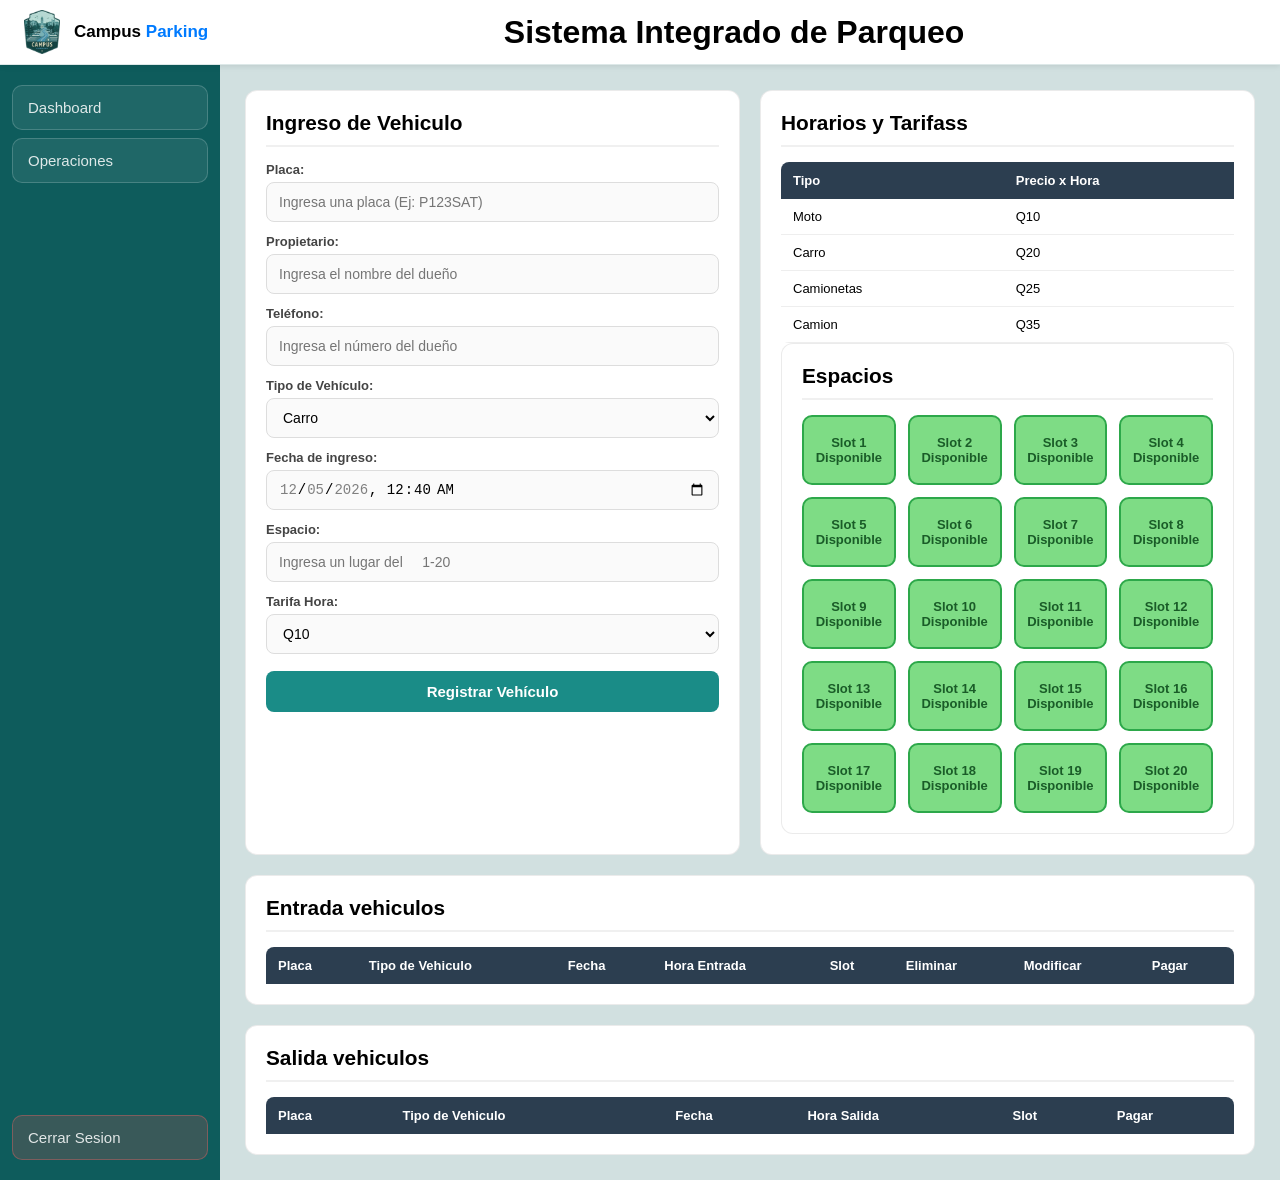
<file: index.html>
<!DOCTYPE html>
<html lang="en">


<head>
   <meta charset="UTF-8">
   <meta name="viewport" content="width=device-width, initial-scale=1.0">
   <link rel="stylesheet" href="./Estilos/Estilos.css">
   <link rel="stylesheet" href="./Estilos/responsive.css">
   <title>Sistema Parqueo</title>
</head>


<body>
   <header class="contenidoheader">
       <div class="logo">
           <img src="./Multimedia/logo.png" alt="logo">
           <span>Campus <em>Parking</em></span>
       </div>


       <div class="titulo">
           <h1>Sistema Integrado de Parqueo</h1>
       </div>


       <div></div>
   </header>


   <!-- Contenido main -->
   <main class="contenidomain">


       <!-- navbar -->
       <div class="contenidonav">
           <nav class="navbar">
               <ul>
                   <a href="./dashboard.html"><li>Dashboard</li></a>
                   <a href="./index.html"><li>Operaciones</li></a>
               </ul>


               <button class="BtnCerrrar"><a href="./login.html">Cerrar Sesion</a></button>
           </nav>
       </div>


       <div class="contenedorMain">
           <div class="arriba">


               <!-- formulario de ingreso de vehiculo -->
               <div class="contendorblanco">
                   <form action="" id="FormularioIngreso">
                       <h1>Ingreso de Vehiculo</h1>


                       <div class="formulario">
                           <label>Placa:</label>
                           <input type="text" id="Placa" maxlength="7" placeholder="Ingresa una placa (Ej: P123SAT)" required/>
                       </div>


                       <div class="formulario">
                           <label>Propietario:</label>
                           <input type="text" placeholder="Ingresa el nombre del dueño" required/>
                       </div>


                       <div class="formulario">
                           <label>Teléfono:</label>
                           <input type="text" maxlength="8" placeholder="Ingresa el número del dueño" required/>
                       </div>


                       <div class="formulario">
                           <label>Tipo de Vehículo:</label>
                           <select id="TipoVehiculo">
                               <option>Carro</option>
                               <option>Moto</option>
                               <option>Bus</option>
                               <option>Camión</option>
                           </select>
                       </div>


                       <div class="formulario">
                           <label>Fecha de ingreso:</label>
                           <input type="datetime-local" id="fechaingreso" max="2026-05-31T23:59" min="2024-06-01T00:00"required/>
                       </div>


                       <div class="formulario">
                           <label>Espacio:</label>
                           <input type="number" id="Espacio"  placeholder="Ingresa un lugar del     1-20" required min="0" max="20"/>
                       </div>


                       <div class="formulario">
                           <label>Tarifa Hora:</label>
                           <select id="TarifaHora">
                               <option value="10">Q10</option>
                               <option value="20">Q20</option>
                               <option value="25">Q25</option>
                               <option value="35">Q35</option>
                           </select>
                       </div>


                       <button class="btn-registrar" id="Btnregistrar"> Registrar Vehículo</button>
                   </form>
               </div>


               <!-- Informacion de tarifas -->
               <div class="contendorblanco" id="contendortarifa">
                   <div class="tabla-responsive">
                   <h1>Horarios y Tarifass</h1>
                   <table>
                       <thead>
                           <tr>
                               <th>Tipo</th>
                               <th>Precio x Hora</th>
                           </tr>
                       </thead>
                       <tbody>
                           <tr>
                               <td>Moto</td>
                               <td>Q10</td>
                           </tr>


                           <tr>
                               <td>Carro</td>
                               <td>Q20</td>
                           </tr>


                           <tr>
                               <td>Camionetas</td>
                               <td>Q25</td>
                           </tr>

                           <tr>
                            <td>Camion</td>
                            <td>Q35</td>
                        </tr>
                       </tbody>
                   </table>
               </div>
                   <!-- Tabla de espacios -->
                   <div class="arriba">
                       <div class="contendorblanco" id="EspaciosContenedor">
                           <h1>Espacios</h1>
                           <div class="columnas" id="tablaespacios">
                           </div>
                       </div>
                   </div>
               </div>
           </div>
           <div class="tabla-responsive">
           <!-- tabla de vehiculos registrados -->
           <div class="arriba">
               <div class="contendorblanco" id="contenedor2">
                   <h1>Entrada vehiculos</h1>
                   <table id="tabla1">
                       <thead>
                           <tr>
                               <th>Placa</th>
                               <th>Tipo de Vehiculo</th>
                               <th>Fecha</th>
                               <th>Hora Entrada</th>
                               <th>Slot</th>
                               <th>Eliminar</th>
                               <th>Modificar</th>
                               <th>Pagar</th>
                           </tr>
                       </thead>
                       <tbody id="tabla2">
                       </tbody>
                   </table>
               </div>
           </div>
           </div>
           <!-- Tabla de vehiculos de Salida -->
             <div class="tabla-responsive">
            <div class="arriba">
               <div class="contendorblanco" id="contenedor2">
                   <h1>Salida vehiculos</h1>
                   <table id="tabla1">
                       <thead>
                           <tr>
                               <th>Placa</th>
                               <th>Tipo de Vehiculo</th>
                               <th>Fecha</th>
                               <th>Hora Salida</th>
                               <th>Slot</th>
                               <th>Pagar</th>
                           </tr>
                       </thead>
                       <tbody id="tabla3">
                       </tbody>
                   </table>
               </div>
           </div>
           </div>
       </div>
   </main>
   <script src="./JavaScript/main.js"></script>
</body>
</html>
</file>
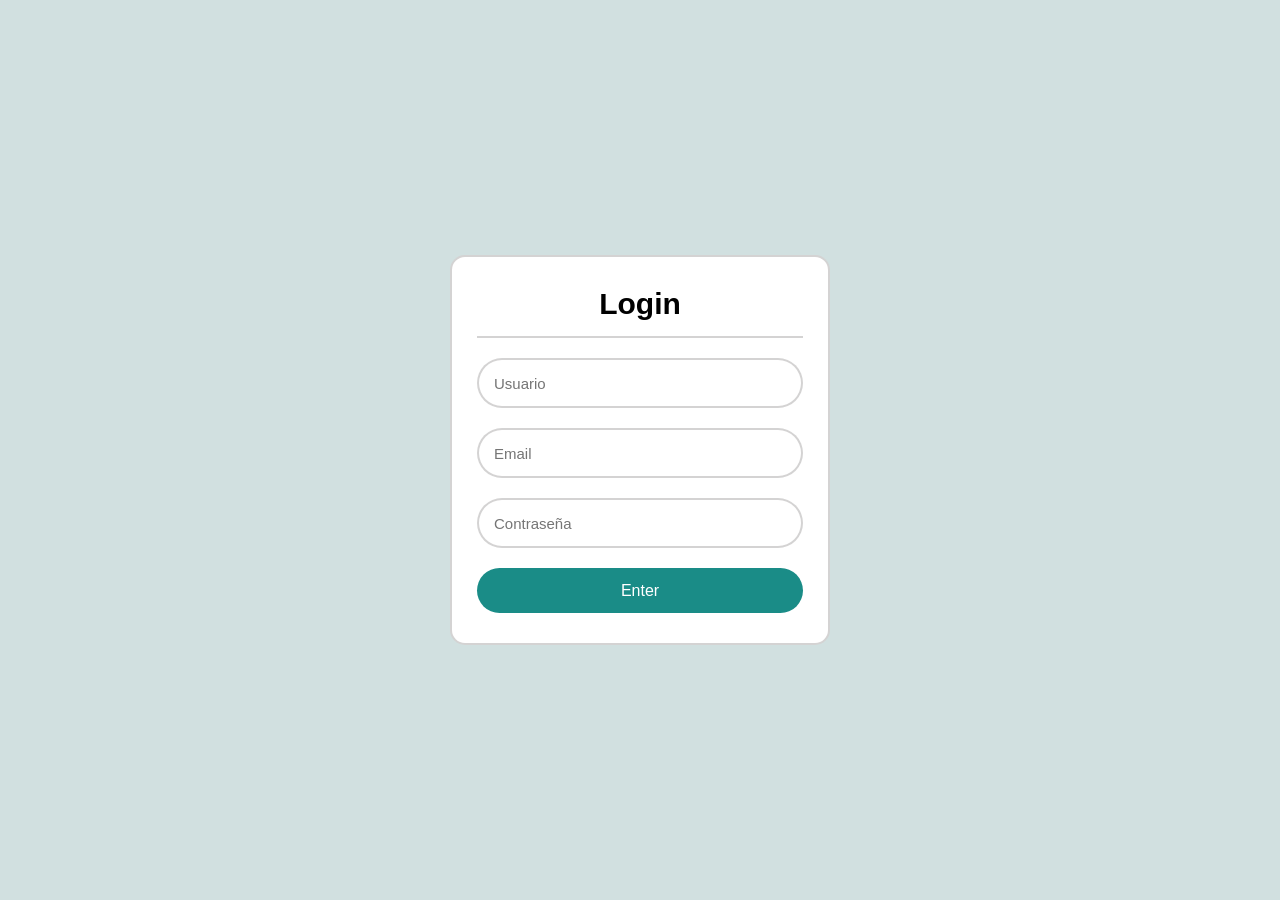
<file: login.html>
<!DOCTYPE html>
<html lang="en">
<head>
    <meta charset="UTF-8">
    <meta name="viewport" content="width=device-width, initial-scale=1.0">
    <title>Login</title>
    <link href="https://cdn.boxicons.com/3.0.8/fonts/filled/boxicons-filled.min.css" rel="stylesheet">
    <link rel="stylesheet" href="./Estilos/Estilos.css">
    <link rel="stylesheet" href="./Estilos/responsive.css">
</head>
<body>
    <main class="main-login">

    <div class="Contendor-login">
            <h1>Login</h1> 

            <div class="inputs">
                <input type="text" placeholder="Usuario" clasrequired id="Usuario">
                <i class="bxf bx-user"></i>
            </div>

             <div class="inputs">
                <input type="email" placeholder="Email" clasrequired id="email">
                <i class="bxf bx-envelope"></i>
            </div>

            <div class="inputs">
                <input type="password" placeholder="Contraseña" required id="Contraseña">
                <i class="bxf bx-lock-keyhole"></i>
            </div>
            
            <button class="btn-login" id="LoginButton">Enter</button>
    </div>
    </main>
    
     <script src="./JavaScript/login.js"></script>
</body>
</html
</file>
<file: Estilos/Estilos.css>
* {
    margin: 0;
    padding: 0;
    box-sizing: border-box;
}

body {
    min-height: 100vh;
    background: rgb(209, 224, 224);
    font-family: Arial, sans-serif;
    overflow-x: hidden;
}

/* ============================================
   LOGIN
   ============================================ */
.main-login {
    display: flex;
    justify-content: center;
    align-items: center;
    min-height: 100vh;
    width: 100%;
    padding: 20px;
}

.Contendor-login {
    width: 100%;
    max-width: 380px;
    padding: 30px 25px;
    border: 2px solid rgba(42, 38, 38, 0.2);
    border-radius: 15px;
    background: #fff;
}

.Contendor-login h1 {
    font-size: 30px;
    text-align: center;
    border-bottom: 2px solid rgba(42, 38, 38, 0.2);
    margin-bottom: 20px;
    padding-bottom: 15px;
}

.inputs {
    position: relative;
    width: 100%;
    height: 50px;
    margin: 20px 0;
}

.inputs input {
    width: 100%;
    height: 100%;
    outline: none;
    padding: 0 45px 0 15px;
    font-size: 15px;
    border-radius: 40px;
    border: 2px solid rgba(42, 38, 38, 0.2);
}

.inputs i {
    position: absolute;
    right: 20px;
    top: 50%;
    transform: translateY(-50%);
    font-size: 20px;
}

.btn-login {
    width: 100%;
    height: 45px;
    border: none;
    border-radius: 40px;
    cursor: pointer;
    font-size: 16px;
    background: #1a8c87;
    color: white;
    transition: background 0.3s;
}

.btn-login:hover,
.btn-login:active { background: #0e5c5c; }

/* ============================================
   HEADER
   ============================================ */
.contenidoheader {
    display: flex;
    justify-content: space-between;
    align-items: center;
    background: #fff;
    padding: 0 20px;
    height: 65px;
    box-shadow: 0 1px 6px rgba(0, 0, 0, .10);
    border-bottom: 1px solid #dde8e8;
    position: sticky;
    top: 0;
    z-index: 100;
}

.logo {
    display: flex;
    align-items: center;
    gap: 10px;
    flex-shrink: 0;
}

.logo img {
    width: 44px;
    height: 44px;
    object-fit: contain;
}

.logo span {
    font-size: 17px;
    font-weight: 700;
    line-height: 1.2;
    white-space: nowrap;
}

.logo em {
    font-style: normal;
    color: #007bff;
}

.header-title {
    font-size: 15px;
    font-weight: 600;
    text-align: center;
    color: #2c3e50;
    flex: 1;
    padding: 0 12px;
    overflow: hidden;
    white-space: nowrap;
    text-overflow: ellipsis;
}

/* ============================================
   LAYOUT PRINCIPAL
   ============================================ */
.contenidomain {
    display: flex;
    min-height: calc(100vh - 65px);
    position: relative;
}

/* ============================================
                    NAVBAR
   ============================================ */
.navbar {
    background-color: #0e5c5c;
    display: flex;
    flex-direction: column;
    justify-content: space-between;
    width: 220px;
    flex-shrink: 0;
    padding: 20px 12px;
    transition: transform 0.3s ease;
    height: 100%
}
.navbar ul { list-style: none; padding: 0; margin: 0; text-decoration: none; }

.navbar li {
    margin-bottom: 8px;
    background: rgba(255, 255, 255, 0.07);
    border: 1px solid rgba(255, 255, 255, 0.18);
    color: rgba(255, 255, 255, 0.85);
    cursor: pointer;
    border-radius: 10px;
    padding: 13px 15px;
    font-size: 15px;
}

.navbar li:hover,
.navbar li.active {
    background: rgba(255, 255, 255, 0.18);
    color: #fff;
}

.BtnCerrrar {
    width: 100%;
    padding: 13px 15px;
    background: rgba(255, 80, 80, 0.18);
    border: 1px solid rgba(255, 100, 100, 0.35);
    border-radius: 10px;
    color: #ffaaaa;
    cursor: pointer;
    text-align: left;
    font-size: 15px;
}

.BtnCerrrar:hover {
    background: rgba(255, 80, 80, 0.30);
    color: #fff;
}

a {
    color: rgba(255, 255, 255, 0.85);
    text-decoration: none;
}

/* Overlay oscuro */
.nav-overlay {
    display: none;
    position: fixed;
    inset: 0;
    background: rgba(0, 0, 0, 0.50);
    z-index: 150;
}

.nav-overlay.active { display: block; }

/* ============================================
                CONTENIDO PRINCIPAL
   ============================================ */
.contenedorMain {
    flex: 1;
    padding: 25px;
    display: flex;
    flex-direction: column;
    gap: 20px;
    overflow-x: hidden;
    min-width: 0;
}

.arriba {
    display: flex;
    flex-wrap: wrap;
    gap: 20px;
}

.contendorblanco {
    background: #fff;
    padding: 20px;
    border-radius: 12px;
    border: 1px solid rgba(0, 0, 0, 0.08);
    flex: 1;
    min-width: 280px;
}

.contendorblanco h1 {
    font-size: 1.3rem;
    margin-bottom: 15px;
    border-bottom: 2px solid #f0f0f0;
    padding-bottom: 10px;
}

/* ============================================
                FORMULARIOS
   ============================================ */
.formulario { margin-bottom: 12px; }

.formulario label {
    display: block;
    font-size: 13px;
    font-weight: 600;
    color: #444;
    margin-bottom: 5px;
}

.formulario input,
.formulario select {
    width: 100%;
    height: 40px;
    border: 1.5px solid #ddd;
    border-radius: 8px;
    padding: 0 12px;
    font-size: 14px;
    transition: border-color 0.2s;
    background: #fafafa;
}

.formulario input:focus,
.formulario select:focus {
    outline: none;
    border-color: #1a8c87;
    background: #fff;
}

.btn-registrar {
    width: 100%;
    padding: 12px;
    background: #1a8c87;
    color: white;
    border: none;
    border-radius: 8px;
    cursor: pointer;
    font-size: 15px;
    font-weight: 600;
    transition: background 0.25s;
    margin-top: 5px;
}

.btn-registrar:hover { background: #0e5c5c; }

/* ============================================
                    TABLAS
   ============================================ */
.tabla-responsive {
    width: 100%;
    overflow-x: auto;
    -webkit-overflow-scrolling: touch;
    border-radius: 8px;
}

table {
    width: 100%;
    min-width: 480px;
    border-collapse: collapse;
    margin-top: 8px;
}

th {
    background: #2c3e50;
    color: white;
    padding: 11px 12px;
    text-align: left;
    font-size: 13px;
    white-space: nowrap;
}

th:first-child { border-radius: 8px 0 0 0; }
th:last-child  { border-radius: 0 8px 0 0; }

td {
    padding: 10px 12px;
    border-bottom: 1px solid #eee;
    font-size: 13px;
    white-space: nowrap;
}

tr:hover td { background: #f5f8f8; }

/* ============================================
             GRID ESPACIOS DE PARQUEO
   ============================================ */
.columnas {
    display: grid;
    grid-template-columns: repeat(auto-fill, minmax(90px, 1fr));
    gap: 12px;
}

.espacios,
.ocupado {
    border-radius: 10px;
    padding: 18px 10px;
    text-align: center;
    font-size: 13px;
    font-weight: 600;
    cursor: pointer;
    transition: transform 0.15s, box-shadow 0.15s;
}

.espacios:hover,
.ocupado:hover {
    transform: translateY(-2px);
    box-shadow: 0 4px 12px rgba(0,0,0,0.15);
}

.espacios {
    border: 2px solid #2da84a;
    background: #54d15ec0;
    color: #1a5c28;
}

.ocupado {
    border: 2px solid rgb(168, 0, 0);
    background: rgba(228, 94, 94, 0.664);
    color: #6b0000;
}

/* ============================================
            BOTONES DE TABLA
   ============================================ */
.btneliminar,
.btnmodificar,
.BtnPagar {
    padding: 7px 11px;
    color: white;
    border: none;
    border-radius: 6px;
    cursor: pointer;
    font-size: 12px;
    font-weight: 600;
    transition: opacity 0.2s;
}

.btneliminar  { background: #e63b3b; }
.btnmodificar { background: #1a8c87; }
.BtnPagar     { background: #1aaa17; }

.btneliminar:hover,
.btnmodificar:hover,
.BtnPagar:hover { opacity: 0.85; }

/* ============================================
            CANVAS
   ============================================ */

.Graficascontendor{
    position: relative; 
    width: 100%; 
    max-width: 400px; 
    margin: 0 auto;
}
</file>
<file: Estilos/responsive.css>
@media (max-width: 900px) {

    .menu-toggle { display: flex; }

    .header-title { font-size: 13px; }

    /* Navbar se convierte en drawer lateral */
    .navbar {
        position: fixed;
        top: 0;
        left: 0;
        height: 100vh;
        width: 240px;
        z-index: 200;
        transform: translateX(-100%);
        padding-top: 75px;
        box-shadow: 4px 0 20px rgba(0,0,0,0.25);
    }

    .navbar.open { transform: translateX(0); }

    .contenedorMain {
        padding: 18px;
        gap: 15px;
    }

    .contendorblanco { min-width: 100%; }

    .arriba {
        flex-direction: column;
        gap: 15px;
    }
}


@media (max-width: 600px) {

    .contenidoheader {
        padding: 0 12px;
        height: 56px;
    }

    .logo img { width: 34px; height: 34px; }
    .logo span { font-size: 13px; }

    /* Ocultar título largo en header en móvil */
    .header-title { display: none; }

    .contenedorMain { padding: 12px; gap: 12px; }

    .contendorblanco {
        padding: 14px 12px;
        border-radius: 10px;
        min-width: 100%;
    }

    .contendorblanco h1 { font-size: 1.05rem; }

    .formulario input,
    .formulario select {
        height: 44px;
        font-size: 15px;
    }

    .btn-registrar { padding: 14px; font-size: 15px; }

    .columnas {
        grid-template-columns: repeat(auto-fill, minmax(72px, 1fr));
        gap: 8px;
    }

    .espacios,
    .ocupado { padding: 13px 6px; font-size: 12px; }

    .btneliminar,
    .btnmodificar,
    .BtnPagar { padding: 6px 8px; font-size: 11px; }

    .Contendor-login { padding: 22px 16px; }
    .Contendor-login h1 { font-size: 25px; }
}


@media (max-width: 380px) {
    .logo span { display: none; }
    .contenedorMain { padding: 10px; }
    .contendorblanco { padding: 12px 10px; }
}
</file>
